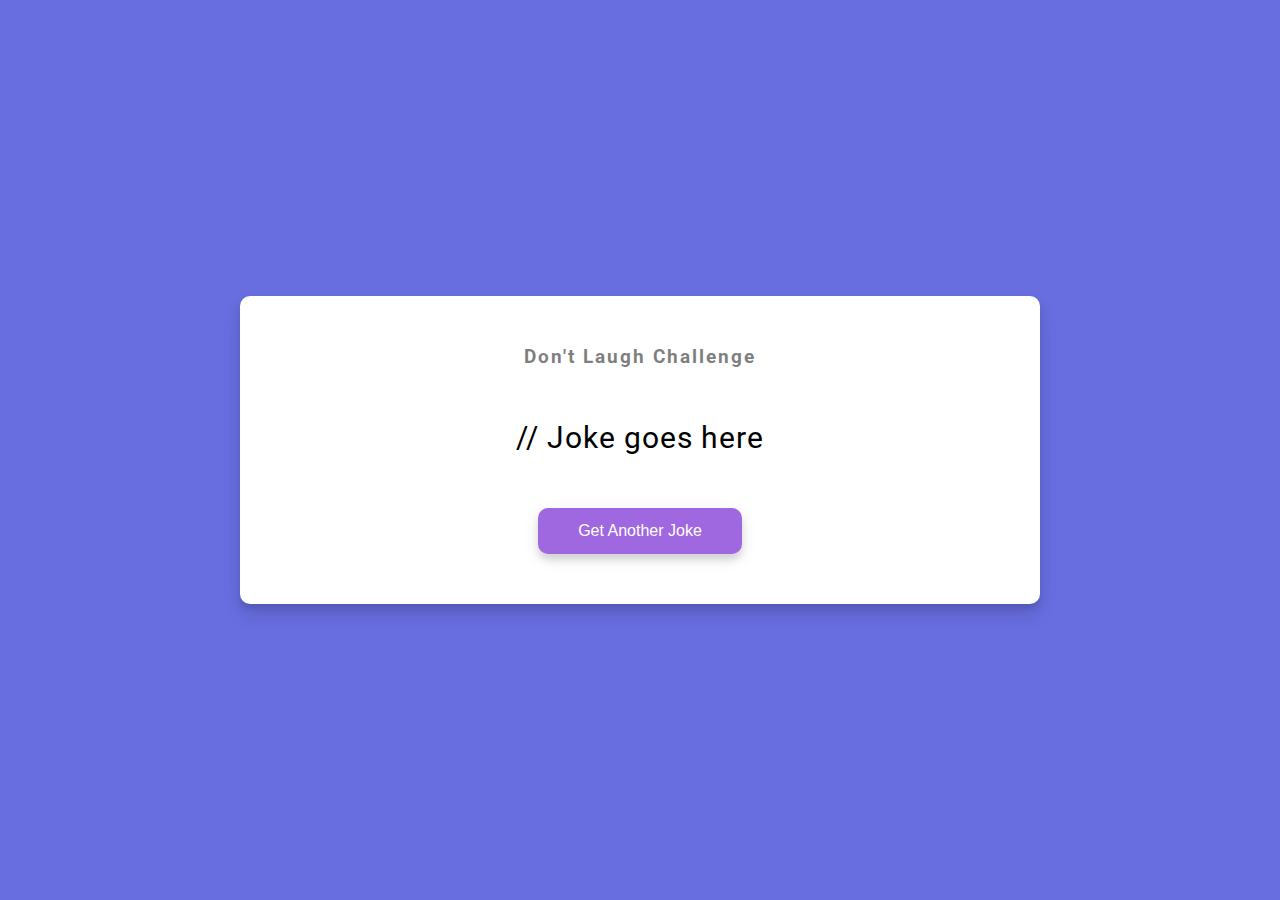
<file: Project10_Dad-Jokes/index.html>
<!DOCTYPE html>
<html lang="en">
  <head>
    <meta charset="UTF-8" />
    <meta name="viewport" content="width=device-width, initial-scale=1.0" />
    <link rel="stylesheet" href="style.css" />
    <title>Dad Jokes</title>
  </head>
  <body>
    <div class="container">
      <h3>Don't Laugh Challenge</h3>
      <div id="joke" class="joke">// Joke goes here</div>
      <button id="jokeBtn" class="btn">Get Another Joke</button>
    </div>
    <script src="script.js"></script>
  </body>
</html>
</file>
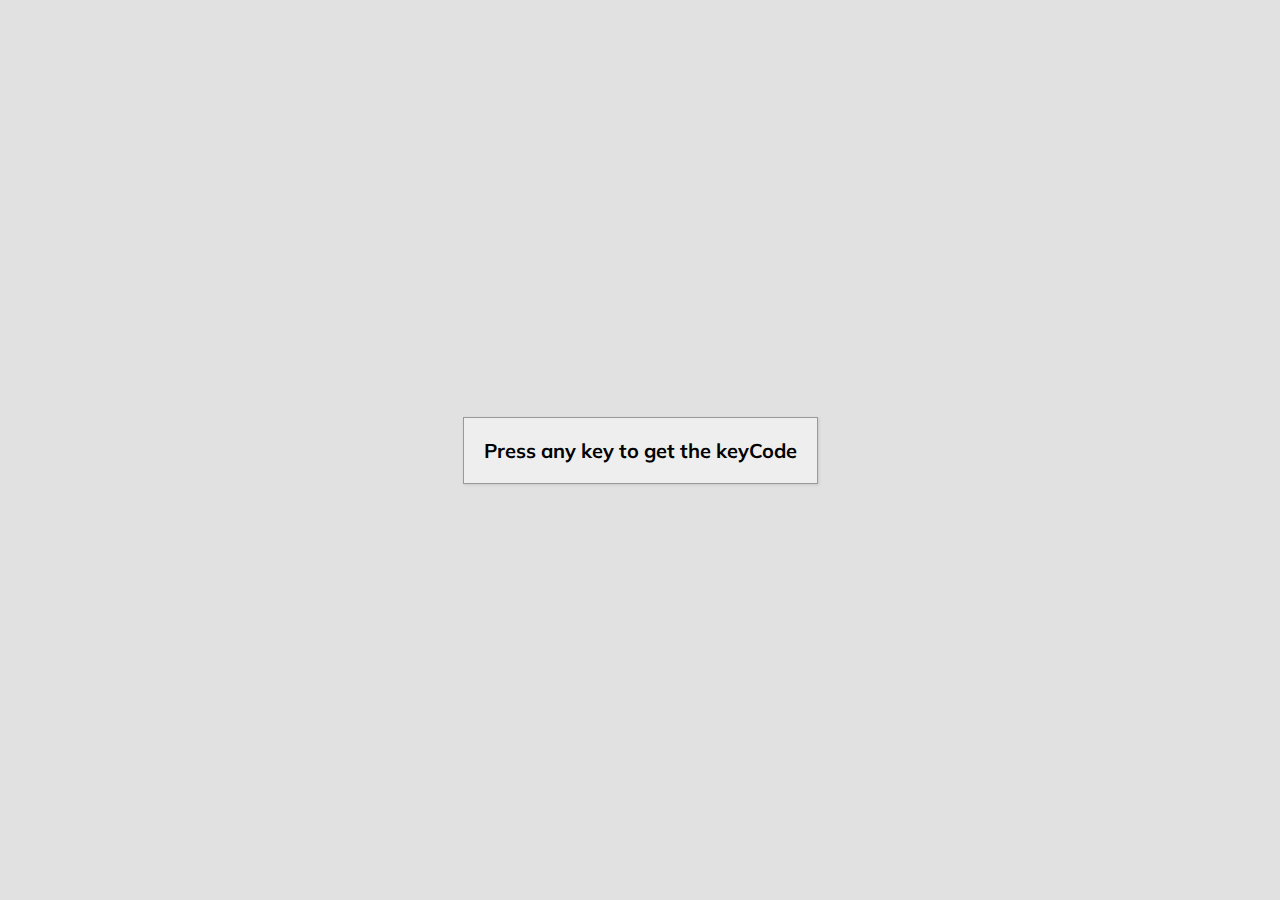
<file: Project11_KeyCodes/index.html>
<!DOCTYPE html>
<html lang="en">
<head>
    <meta charset="UTF-8">
    <meta name="viewport" content="width=device-width, initial-scale=1.0">
    <link rel="stylesheet" href="style.css">
    <title>Event KeyCodes</title>
</head>
<body>
    <div id="insert">
        <div class="key">
            Press any key to get the keyCode
        </div>
    </div>

    <script src="script.js"></script>
</body>
</html>
</file>
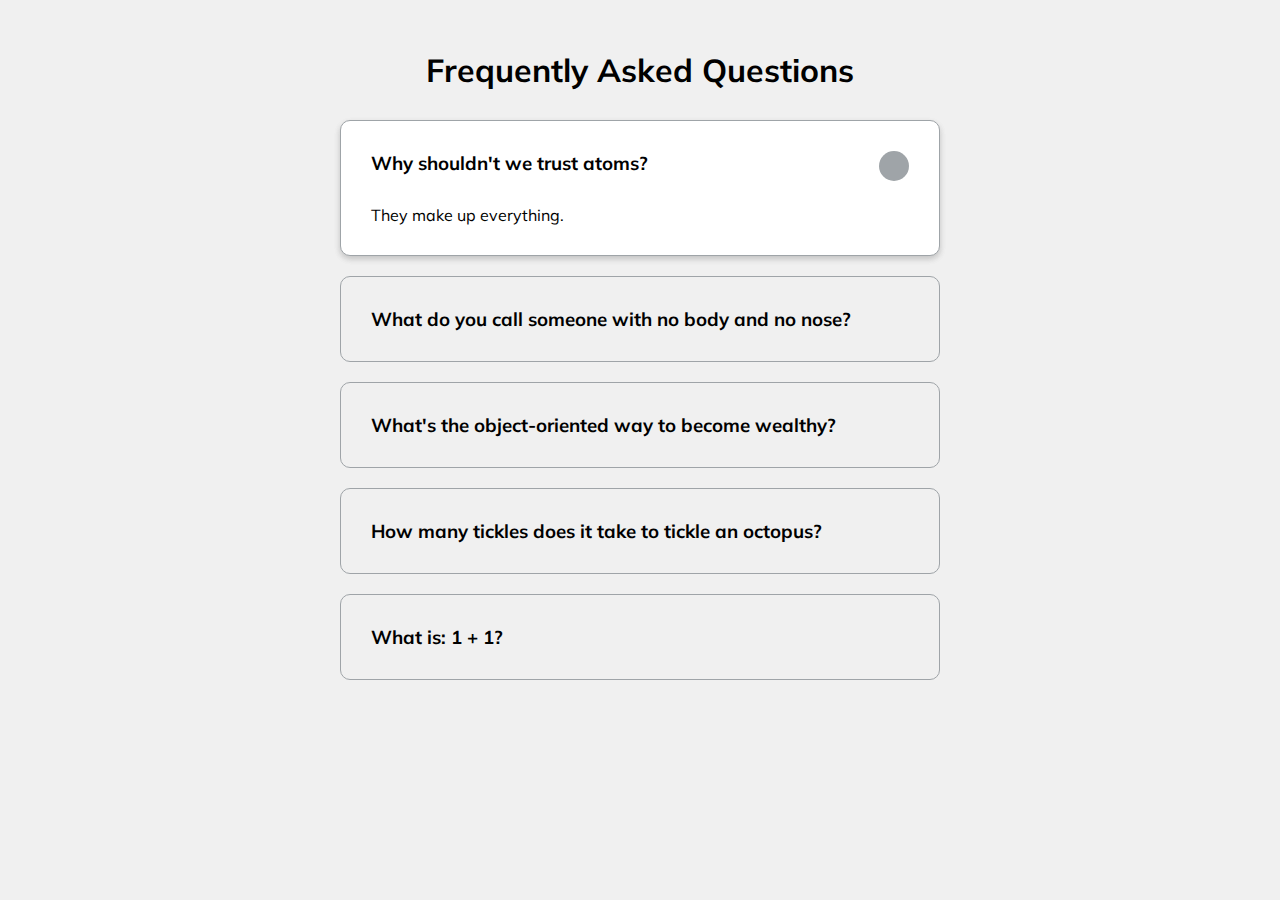
<file: Project12_FAQ-Collapse/index.html>
<!DOCTYPE html>
<html lang="en">
<head>
    <meta charset="UTF-8">
    <meta name="viewport" content="width=device-width, initial-scale=1.0">
    <link rel="stylesheet" href="https://cdnjs.cloudflare.com/ajax/libs/font-awesome/5.14.0/css/all.min.css" integrity="sha512-1PKOgIY59xJ8Co8+NE6FZ+LOAZKjy+KY8iq0G4B3CyeY6wYHN3yt9PW0XpSriVlkMXe40PTKnXrLnZ9+fkDaog==" crossorigin="anonymous" />
    <link rel="stylesheet" href="style.css">
    <title>FAQ</title>
</head>
<body>
    <h1>Frequently Asked Questions</h1>
    <div class="faq-container">
        <div class="faq active">
            <h3 class="faq-title">
                Why shouldn't we trust atoms?
            </h3>
            <p class="faq-text">
                They make up everything.
            </p>

            <button class="faq-toggle">
                <i class="fas fa-chevron-down"></i>
                <i class="fas fa-times"></i>
            </button>
        </div>

    <div class="faq">
        <h3 class="faq-title">
            What do you call someone with no body and no nose?
        </h3>
        <p class="faq-text">
            Nobody knows.
        </p>
        <button class="faq-toggle">
            <i class="fas fa-chevron-down"></i>
            <i class="fas fa-times"></i>
        </button>
    </div>
    
    <div class="faq">
        <h3 class="faq-title">
            What's the object-oriented way to become wealthy?
        </h3>
        <p class="faq-text">
            Inheritance.
        </p>
        <button class="faq-toggle">
            <i class="fas fa-chevron-down"></i>
            <i class="fas fa-times"></i>
        </button>
    </div>

    <div class="faq">
        <h3 class="faq-title">
            How many tickles does it take to tickle an octopus?
        </h3>
        <p class="faq-text">
            Ten-tickles!
        </p>
        <button class="faq-toggle">
            <i class="fas fa-chevron-down"></i>
            <i class="fas fa-times"></i>
        </button>
    </div>

    <div class="faq">
        <h3 class="faq-title">
            What is: 1 + 1?
        </h3>
        <p class="faq-text">
            Depends on who are you asking.
        </p>
        <button class="faq-toggle">
            <i class="fas fa-chevron-down"></i>
            <i class="fas fa-times"></i>
        </button>
    </div>

    <script src="script.js"></script>
</body>
</html>
</file>
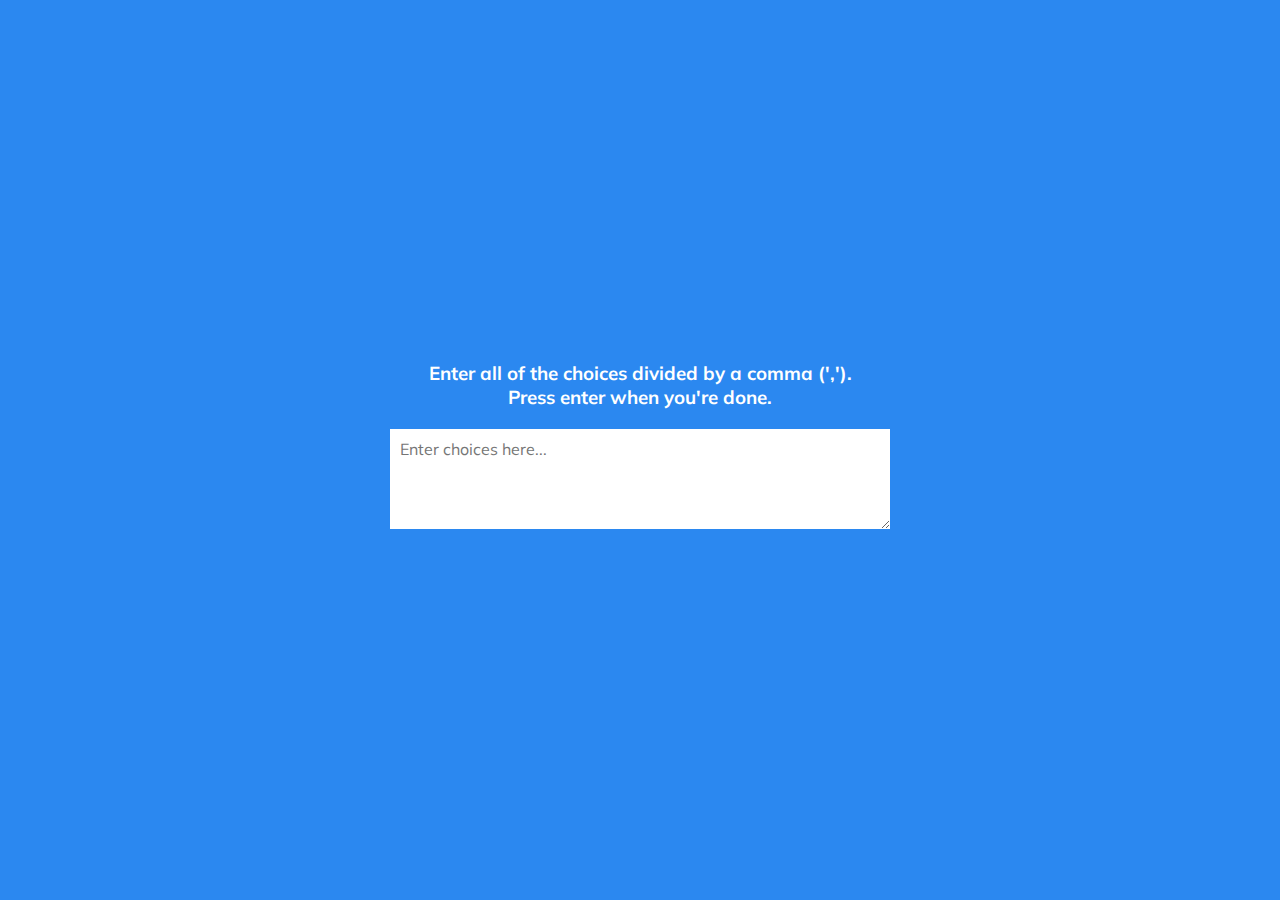
<file: Project13_Random-Choice-Picker/index.html>
<!DOCTYPE html>
<html lang="en">
<head>
    <meta charset="UTF-8">
    <meta name="viewport" content="width=device-width, initial-scale=1.0">
    <link rel="stylesheet" href="style.css">
    <title>Random Choice Picker</title>
</head>
<body>
    <div class="container">
        <h3>Enter all of the choices divided by a comma (',').
            <br>Press enter when you're done.</h3>
            <textarea id="textarea" placeholder="Enter choices here..."></textarea>
            
            <div id="tags"></div>
    </div>

    <script src="script.js"></script>
</body>
</html>
</file>
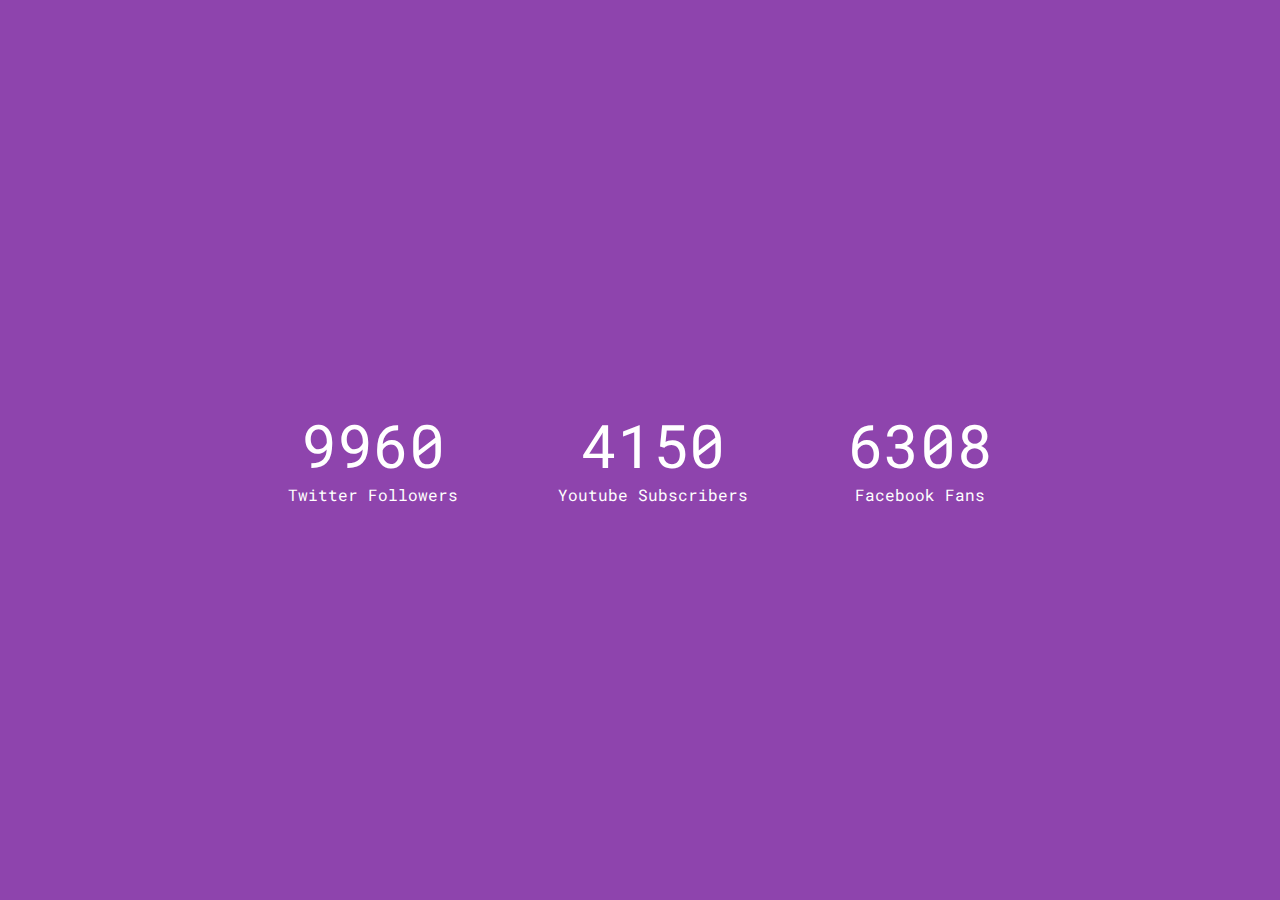
<file: Project15_Incrementing-Counter/index.html>
<!DOCTYPE html>
<html lang="en">
<head>
    <meta charset="UTF-8">
    <meta name="viewport" content="width=device-width, initial-scale=1.0">
    <link rel="stylesheet" href="https://cdnjs.cloudflare.com/ajax/libs/font-awesome/5.14.0/css/all.min.css" integrity="sha512-1PKOgIY59xJ8Co8+NE6FZ+LOAZKjy+KY8iq0G4B3CyeY6wYHN3yt9PW0XpSriVlkMXe40PTKnXrLnZ9+fkDaog==" crossorigin="anonymous" />
    <link rel="stylesheet" href="style.css">
    <title>Increment Counter</title>
</head>
<body>
    <div class="counter-container">
        <i class="fab fa-twitter fa-3x"></i>
        <div class="counter" data-target="12000"></div>
        <span>Twitter Followers</span>
    </div>

    <div class="counter-container">
        <i class="fab fa-youtube fa-3x"></i>
        <div class="counter" data-target="5000"></div>
        <span>Youtube Subscribers</span>
    </div>

    <div class="counter-container">
        <i class="fab fa-facebook fa-3x"></i>
        <div class="counter" data-target="7500"></div>
        <span>Facebook Fans</span>
    </div>
    <script src="script.js"></script>
</body>
</html>
</file>
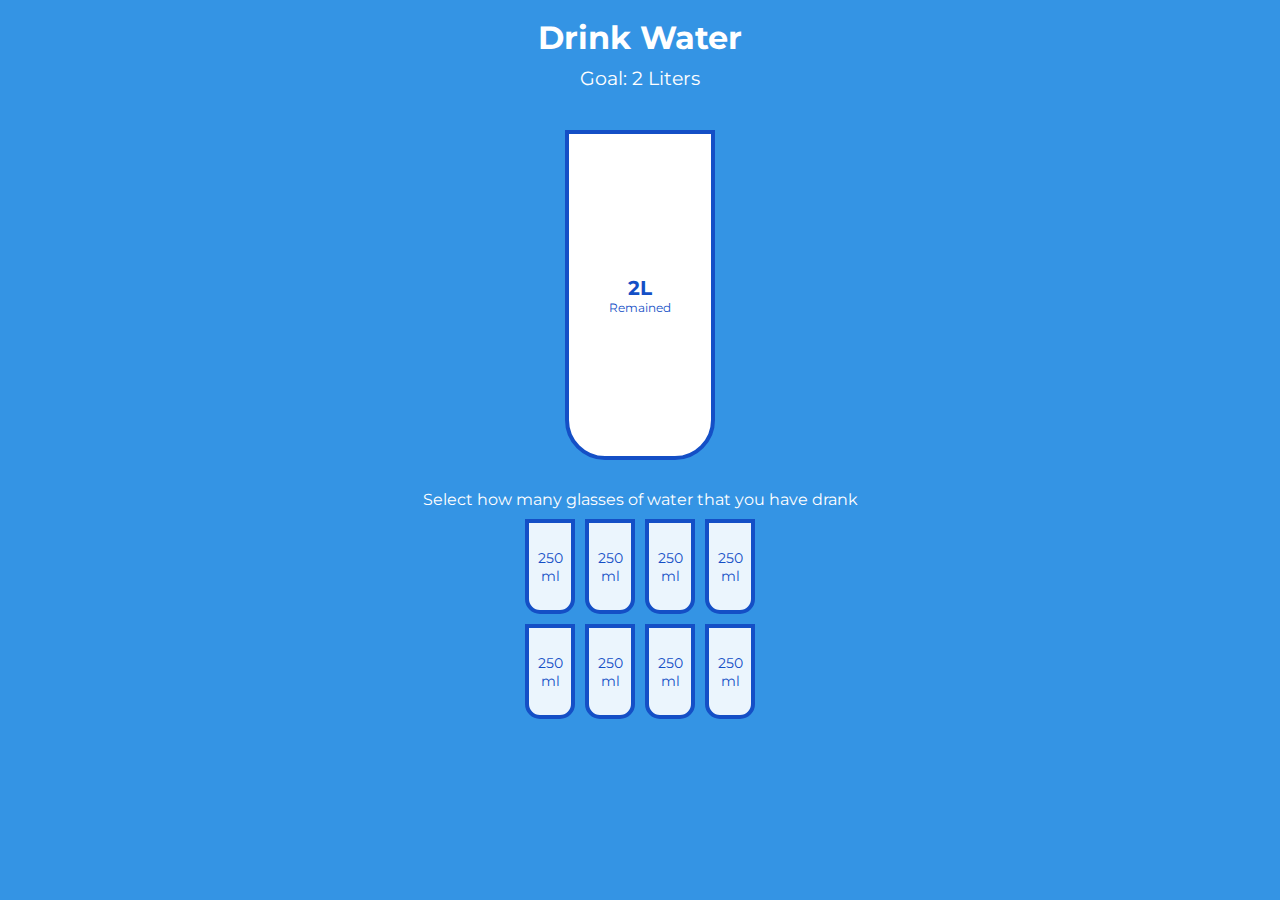
<file: Project16_Drink-Water/index.html>
<!DOCTYPE html>
<html lang="en">
<head>
    <meta charset="UTF-8">
    <meta name="viewport" content="width=device-width, initial-scale=1.0">
    <link rel="stylesheet" href="style.css">
    <title>Drink Water</title>
</head>
<body>
    <h1>Drink Water</h1>
    <h3>Goal: 2 Liters</h3>

    <div class="cup">
        <div class="remained" id="remained">
            <span id="liters"></span>
            <small>Remained</small>
        </div>

        <div class="percentage" id="percentage"></div>
    </div>

    <p class="text">Select how many glasses of water that you have drank</p>
    
    <div class="cups">
        <div class="cup cup-small">250 ml</div>
        <div class="cup cup-small">250 ml</div>
        <div class="cup cup-small">250 ml</div>
        <div class="cup cup-small">250 ml</div>
        <div class="cup cup-small">250 ml</div>
        <div class="cup cup-small">250 ml</div>
        <div class="cup cup-small">250 ml</div>
        <div class="cup cup-small">250 ml</div>
    </div>
    
    <script src="script.js"></script>
</body>
</html>
</file>
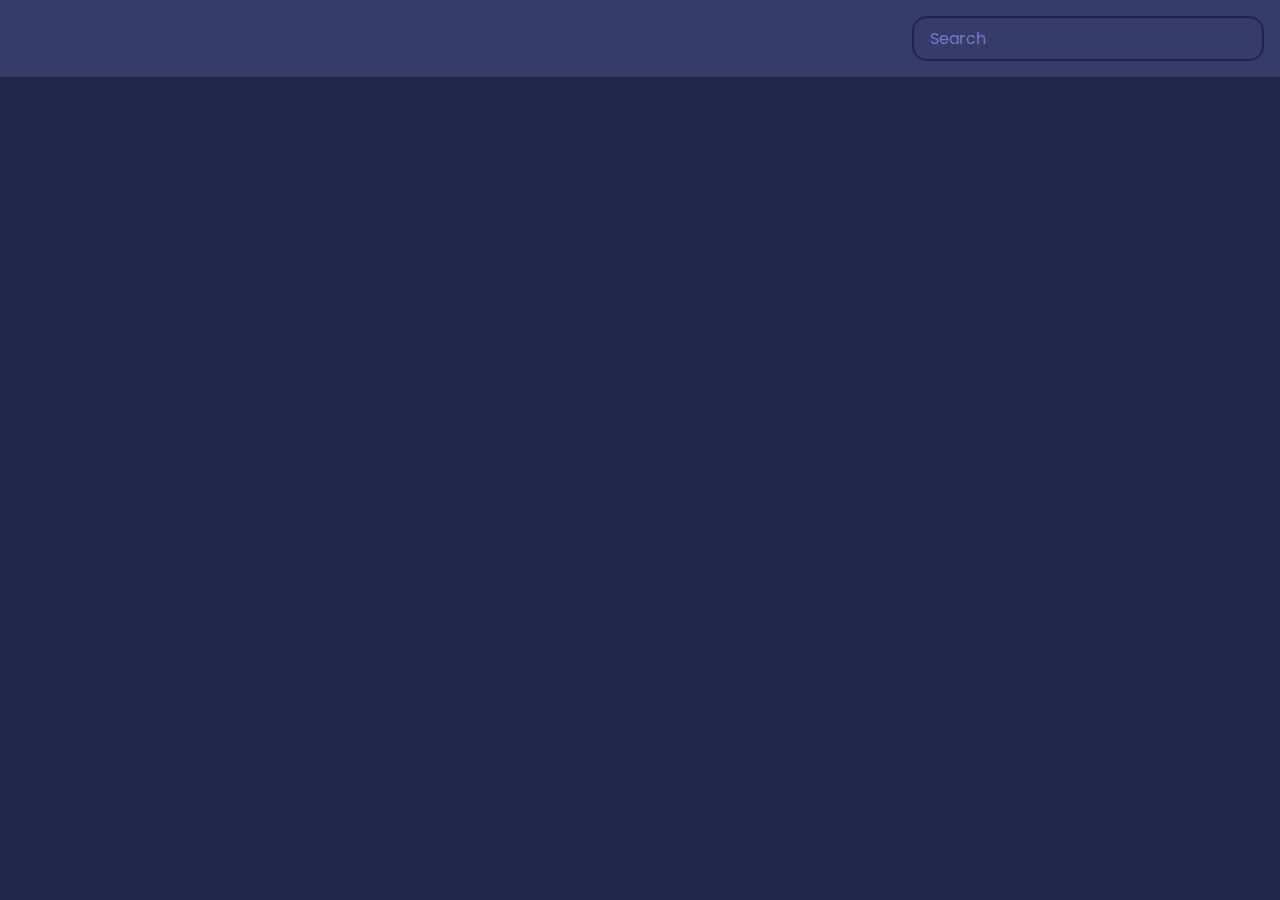
<file: Project17_Movie-App/index.html>
<!DOCTYPE html>
<html lang="en">
<head>
    <meta charset="UTF-8">
    <meta name="viewport" content="width=device-width, initial-scale=1.0">
    <link rel="stylesheet" href="style.css">
    <title>Movie App</title>
</head>
<body>
    <header>
        <form id="form">
            <input type="text" id="search" class="search" placeholder="Search">
        </form>
    </header>

    <main id="main"></main>

    <script src="script.js"></script>
</body>
</html>
</file>
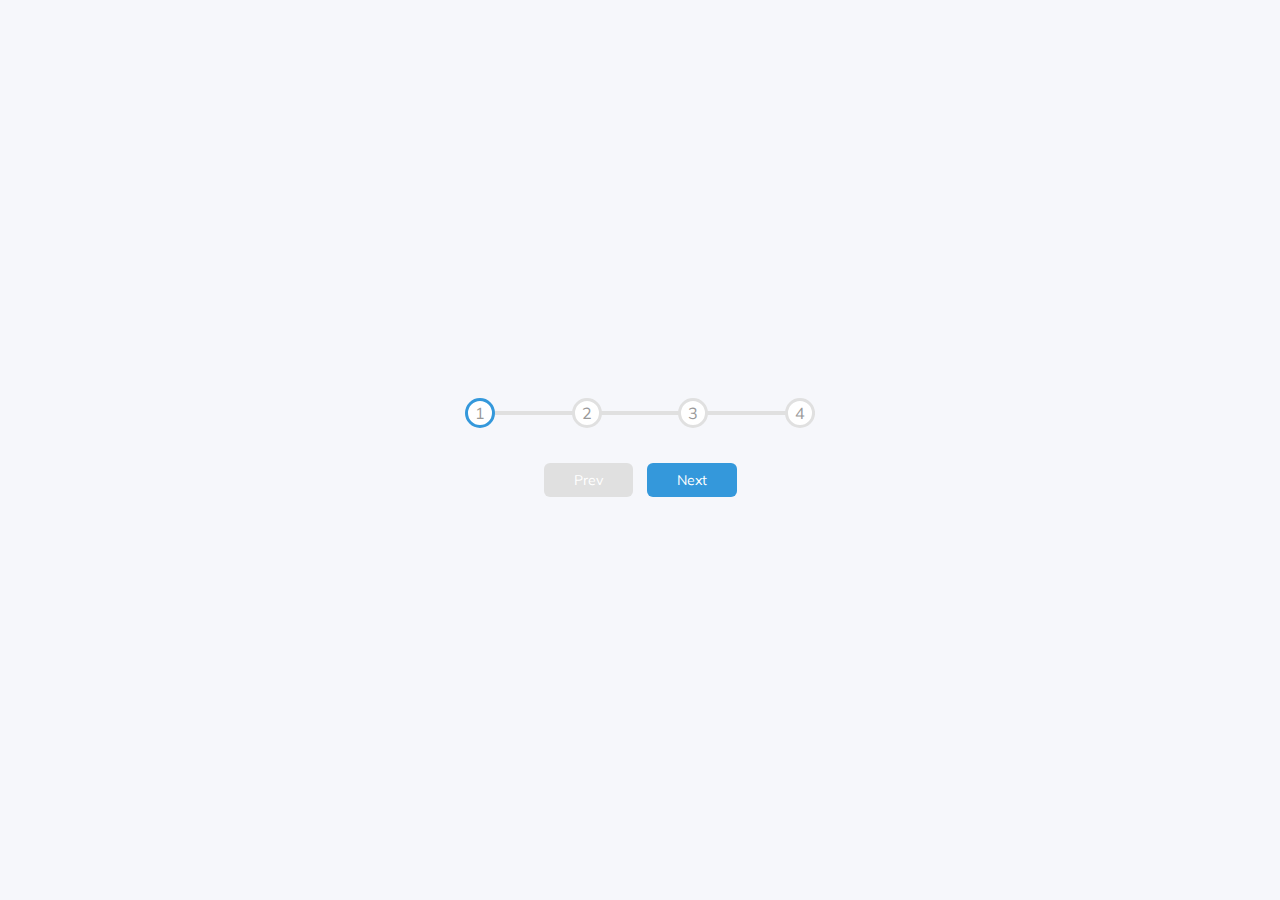
<file: Project2_Progress-Steps/index.html>
<!DOCTYPE html>
<html lang="en">
<head>
    <meta charset="UTF-8">
    <meta name="viewport" content="width=device-width, initial-scale=1.0">
    <link rel="stylesheet" href="style.css">
    <title>Progress Steps</title>
</head>
<body>
    <div class="container">
        <div class="progress-container">
            <div class="progress" id="progress"></div>
            <div class="circle active">1</div>
            <div class="circle">2</div>
            <div class="circle">3</div>
            <div class="circle">4</div>
        </div>
        <button class="btn" id="prev" disabled>Prev</button>
        <button class="btn" id="next">Next</button>
    </div>
    
    <script src="script.js"></script>
</body>
</html>
</file>
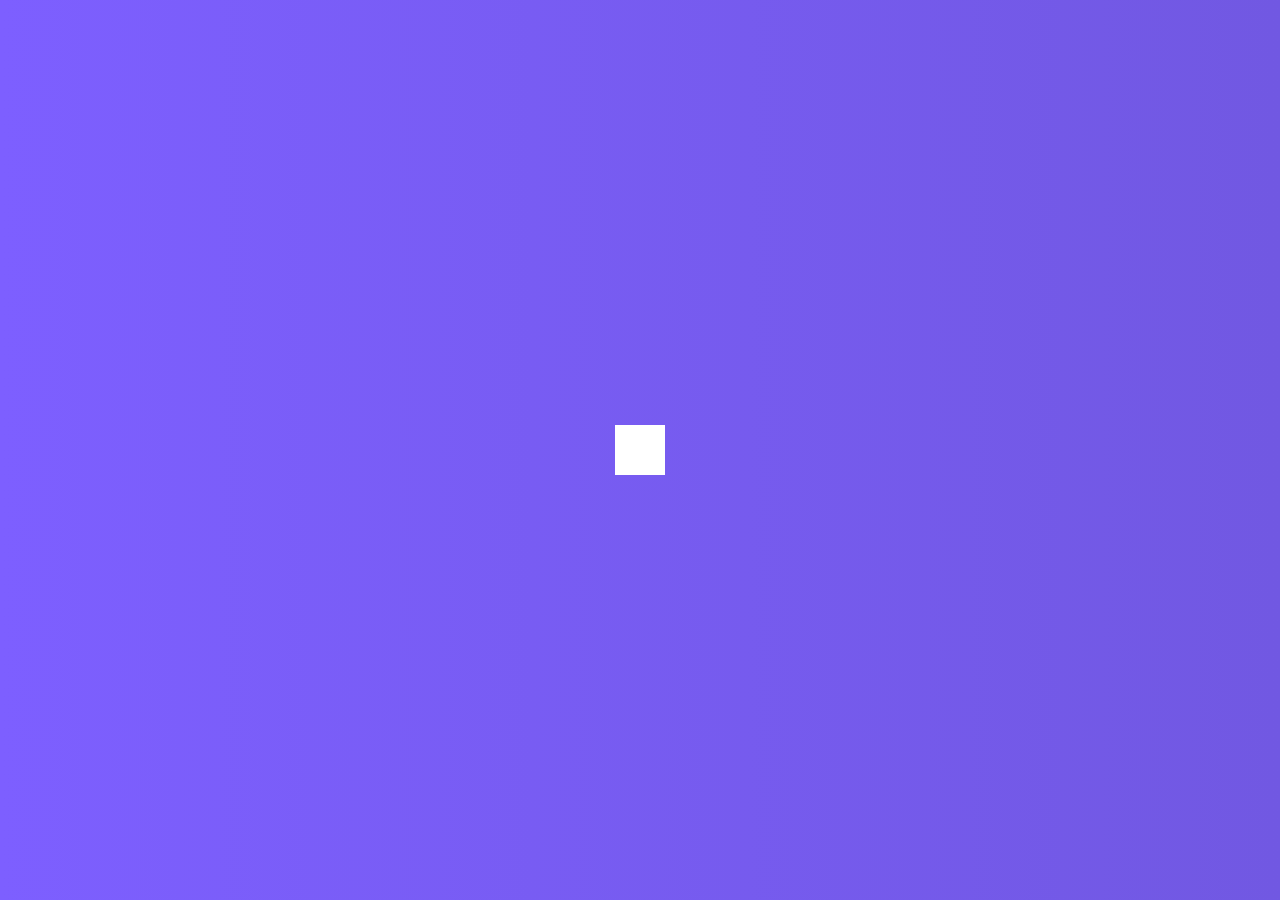
<file: Project4_Hidden-Search-Widget/index.html>
<!DOCTYPE html>
<html lang="en">
<head>
    <meta charset="UTF-8">
    <meta name="viewport" content="width=device-width, initial-scale=1.0">
    <link rel="stylesheet" href="https://cdnjs.cloudflare.com/ajax/libs/font-awesome/5.14.0/css/all.min.css" integrity="sha512-1PKOgIY59xJ8Co8+NE6FZ+LOAZKjy+KY8iq0G4B3CyeY6wYHN3yt9PW0XpSriVlkMXe40PTKnXrLnZ9+fkDaog==" crossorigin="anonymous" />
    <link rel="stylesheet" href="style.css">
    <title>Hidden Search</title>
</head>
<body>
    <div class="search">
        <input type="text" class="input" placeholder="Search...">
        <button class="btn">
            <i class="fas fa-search"></i>
        </button>
    </div>

<script src="script.js"></script>
</body>
</html>
</file>
<file: Project10_Dad-Jokes/style.css>
@import url('https://fonts.googleapis.com/css2?family=Roboto&display=swap');

* {
    box-sizing:  border-box;
}


body {
    background-color: #686de0;
    font-family: 'Roboto', 'sans-serif';
    margin: 0;
    display: flex;
    align-items: center;
    justify-content: center;
    height: 100vh;
    overflow: hidden;
    padding: 20px;
}

.container {
    background-color: white;
    border-radius: 10px;
    box-shadow: 0 10px 20px rgba(0,0,0,0.1), 0 6px 6px rgba(0,0,0,0.1);
    padding: 50px 20px;
    text-align: center;
    max-width: 100%;
    width: 800px;
}

h3 {
    margin: 0;
    opacity: 0.5;
    letter-spacing: 2px;
}

.joke {
    font-size: 30px;
    letter-spacing: 1px;
    line-height: 40px;
    margin: 50px auto;
    max-width: 600px;
}

.btn {
    background-color: #9f68e0;
    color: white;
    border: 0;
    border-radius: 10px;
    box-shadow: 0 5px 15px rgba(0,0,0,0.1), 0 6px 6px rgba(0,0,0,0.1);
    padding: 14px 40px;
    font-size: 16px;
    cursor: pointer;
}

.btn:active {
    transform: scale(0.98);
}

.btn:focus {
    outline: 0;
}
</file>
<file: Project11_KeyCodes/style.css>
@import url('https://fonts.googleapis.com/css2?family=Muli&display=swap');

* {
    box-sizing:  border-box;
}


body {
    background-color: #e1e1e1;
    font-family: 'Muli', 'sans-serif';
    margin: 0;
    display: flex;
    align-items: center;
    justify-content: center;
    text-align: center;
    height: 100vh;
    overflow: hidden;
}

.key {
    border: 1px solid #999;
    background-color: #eee;
    box-shadow: 1px 1px 3px rgba(0,0,0,0.1);
    display: inline-flex;
    align-items: center;
    font-size: 20px;
    font-weight: bold;
    padding: 20px;
    flex-direction: column;
    margin: 10px;
    min-width: 150px;
    position: relative;
}

.key small {
    position: absolute;
    top: -24px;
    left: 0;
    text-align: center;
    width: 100%;
    color: #555;
    font-size: 14px;
}
</file>
<file: Project12_FAQ-Collapse/style.css>
@import url('https://fonts.googleapis.com/css2?family=Muli&display=swap');

* {
    box-sizing:  border-box;
}


body {
    background-color: #f0f0f0;
    font-family: 'Muli', 'sans-serif';
}

h1 {
    margin: 50px 0 30px;
    text-align: center;
}

.faq-container {
    max-width: 600px;
    margin: 0 auto;
}

.faq {
    background-color: transparent;
    border: 1px solid #9fa4a8;
    border-radius: 10px;
    margin: 20px 0;
    padding: 30px;
    position: relative;
    overflow: hidden;
    transition: 0.3s ease;
}

.faq.active {
    background-color: #fff;
    box-shadow: 0 3px 6px rgba(0, 0, 0, 0.1), 0 3px 6px rgba(0, 0, 0, 0.1);
}

.faq.active::before,
.faq.active::after {
    content: '\f075';
    font-family: 'Font Awesome 5 Free';
    color: #2ecc71;
    font-size: 7rem;
    position: absolute;
    opacity: 0.2;
    top: 20px;
    left: 20px;
    z-index: 0;
}

.faq.active::before {
    color: #3498db;
    top: -10px;
    left: -30px;
    transform: rotateY(180deg);
}

.faq-title {
    margin: 0 35px 0 0;
}

.faq-text {
    display: none;
    margin: 30px 0 0;
}

.faq.active .faq-text {
    display: block;
}

.faq-toggle {
    background-color: transparent;
    border: 0;
    border-radius: 50%;
    cursor: pointer;
    display: flex;
    align-items: center;
    justify-content: center;
    font-size: 16px;
    padding: 0;
    position: absolute;
    top: 30px;
    right: 30px;
    height: 30px;
    width: 30px;
}

.faq-toggle:focus {
    outline: 0;
}

.faq-toggle .fa-times {
    display: none;
}

.faq.active .faq-toggle .fa-times {
    color: #fff;
    display: block;
}

.faq.active .faq-toggle .fa-chevron-down {
    display: none;
}

.faq.active .faq-toggle {
    background-color: #9fa4a8;
}
</file>
<file: Project13_Random-Choice-Picker/style.css>
@import url('https://fonts.googleapis.com/css2?family=Muli&display=swap');

* {
    box-sizing:  border-box;
}


body {
    background-color: #2b88f0;
    font-family: 'Muli', 'sans-serif';
    margin: 0;
    display: flex;
    flex-direction: column;
    align-items: center;
    justify-content: center;
    height: 100vh;
    overflow: hidden;
}

h3 {
    color: #fff;
    margin: 10px 0 20px;
    text-align: center;
}

.container {
    width: 500px;
}

textarea {
    border:none;
    display: block;
    width: 100%;
    height: 100px;
    font-family: inherit;
    padding: 10px;
    margin: 0 0 20px;
    font-size: 16px;
}

.tag {
    background-color: #f0932b;
    color: #fff;
    border-radius: 50px;
    padding: 10px 20px;
    margin: 0 5px 10px 0;
    font-size: 14px;
    display: inline-block;
}

.tag.highlight {
    background-color: #273c75;
}
</file>
<file: Project15_Incrementing-Counter/style.css>
@import url('https://fonts.googleapis.com/css2?family=Roboto+Mono&display=swap');

* {
    box-sizing:  border-box;
}


body {
    background-color: #8e44ad;
    color: #fff;
    font-family: 'Roboto Mono', 'sans-serif';
    margin: 0;
    display: flex;
    align-items: center;
    justify-content: center;
    height: 100vh;
    overflow: hidden;
}

.counter-container {
    display: flex;
    flex-direction: column;
    justify-content: center;
    margin: 30px 50px;
    text-align: center;
}

.counter {
    font-size: 60px;
    margin-top: 10px;
}

@media(max-width: 580px) {
    body {
        flex-direction: column;
    }
}
</file>
<file: Project16_Drink-Water/style.css>
@import url('https://fonts.googleapis.com/css?family=Montserrat:400,600&display=swap');

:root {
    --border-color: #144fc6;
    --fill-color: #6ab3f8;
}


* {
    box-sizing:  border-box;
}


body {
    background-color: #3494e4;
    color: #fff;
    font-family: 'Montserrat', 'sans-serif';
    margin-bottom: 40px;
    display: flex;
    flex-direction: column;
    align-items: center;
}

h1 {
    margin: 10px 0 0;
}

h3 {
    font-weight: 400;
    margin: 10px 0;
}

.cup {
    background-color: #fff;
    border: 4px solid var(--border-color);
    color: var(--border-color);
    border-radius: 0 0 40px 40px;
    height: 330px;
    width: 150px;
    margin: 30px 0;
    display: flex;
    flex-direction: column;
    overflow: hidden;
}

.cup.cup-small {
    width: 50px;
    height: 95px;
    border-radius: 0 0 15px 15px;
    background-color: rgba(255, 255, 255, 0.9);
    cursor: pointer;
    font-size: 14px;
    align-items: center;
    justify-content: center;
    text-align: center;
    margin: 5px;
    transition: 0.3s ease;
}

.cup.cup-small.full {
    background-color: var(--fill-color);
    color: #fff;
}

.cups {
    display: flex;
    flex-wrap: wrap;
    align-items: center;
    justify-content: center;
    width: 280px;
}

.remained {
    display: flex;
    flex-direction: column;
    align-items: center;
    justify-content: center;
    text-align: center;
    flex: 1;
    transition: 0.3s ease;
}

.remained span {
    font-size: 20px;
    font-weight: bold;
}

.remained small {
    font-size: 12px;
}

.percentage {
    background-color: var(--fill-color);
    font-size: 30px;
    display: flex;
    align-items: center;
    justify-content: center;
    font-weight: bold;
    height: 0;
    transition: 0.3s ease;
}

.text {
    text-align: center;
    margin: 0 0 5px;
}
</file>
<file: Project17_Movie-App/style.css>
@import url('https://fonts.googleapis.com/css2?family=Poppins:wght@200;400&display=swap');

:root {
    --primary-color: #22254b;
    --secondary-color: #373b69;
}
* {
    box-sizing:  border-box;
}


body {
    background-color: var(--primary-color);
    font-family: 'Poppins', 'sans-serif';
    margin: 0;
}

header {
    padding: 1rem;
    display: flex;
    justify-content: flex-end;
    background-color: var(--secondary-color);
}

.search {
    background-color: transparent;
    border: 2px solid var(--primary-color);
    border-radius: 15px;
    font-family: inherit;
    font-size: 1rem;
    padding: .5rem 1rem;
    color:#fff;
}

.search::placeholder {
    color: #7378c5;
}

.search:focus {
    outline: none;
    background-color: var(--primary-color);
}

main {
    display: flex;
    flex-wrap: wrap;
}

.movie {
    width: 300px;
    margin: 1rem;
    background-color: var(--secondary-color);
    box-shadow: 0 4px 5px rgba(0,0,0,0.2);
    position: relative;
    overflow: hidden;
    border-radius: 3px;
}

.movie img {
    width: 100%;
}

.movie-info {
    color: #eee;
    display: flex;
    align-items: center;
    justify-content: space-between;
    padding: 0.5rem 1rem 1rem;
    letter-spacing: 0.5px;
}

.movie-info h3 {
    margin-top: 0;
}

.movie-info span {
    background-color: var(--primary-color);
    padding: .25rem .5rem;
    border-radius: 3px;
    font-weight: bold;
}

.movie-info span.green {
    color: lightgreen;
}

.movie-info span.orange {
    color: orange;
}

.movie-info span.red {
    color: red;
}

.overview {
    background-color: #fff;
    padding: 2rem;
    position: absolute;
    left: 0;
    bottom: 0;
    right: 0;
    max-height: 100%;
    transform: translateY(101%);
    transition: transform 0.3s ease-in;
}

.movie:hover  .overview {
    transform: translateY(0)
}
</file>
<file: Project2_Progress-Steps/style.css>
@import url('https://fonts.googleapis.com/css2?family=Muli&display=swap');

* {
    box-sizing:  border-box;
}

:root {
    --line-border-fill: #3498db;
    --line-border-empty: #e0e0e0;
}

body {
    background-color: #f6f7fb;
    font-family: 'Muli', 'sans-serif';
    margin: 0;
    display: flex;
    align-items: center;
    justify-content: center;
    height: 100vh;
    overflow: hidden;
}

.container {
    text-align: center;
}

.progress-container {
    display: flex;
    justify-content: space-between;
    position: relative;
    margin-bottom:  30px;
    max-width: 100%;
    width: 350px;
}

.progress-container::before {
    content: '';
    background-color: var(--line-border-empty);
    position: absolute;
    top: 50%;
    left: 0;
    transform: translateY(-50%);
    height: 4px;
    width: 100%;
    z-index: -1;
}

.progress {
    background-color: var(--line-border-fill);
    position: absolute;
    top: 50%;
    left: 0;
    transform: translateY(-50%);
    height: 4px;
    width: 0%;
    z-index: -1;
    transition: .4s ease;
}

.circle {
    background-color: white;
    color: #999;
    border-radius: 50%;
    height: 30px;
    width: 30px;
    display: flex;
    align-items: center;
    justify-content: center;
    border: 3px solid var(--line-border-empty);
    transition: .4s ease;
}

.circle.active {
    border-color: var(--line-border-fill);
}

.btn {
    background-color: var(--line-border-fill);
    color: white;
    border: 0;
    border-radius: 6px;
    cursor: pointer;
    font-family: inherit;
    padding: 8px 30px;
    margin: 5px;
    font-size: 14px;
}

.btn:active {
    transform: scale(0.98);
}

.btn:focus {
    outline: 0;
}

.btn:disabled {
    background-color: var(--line-border-empty);
    cursor: not-allowed;
}
</file>
<file: Project4_Hidden-Search-Widget/style.css>
@import url('https://fonts.googleapis.com/css2?family=Muli&display=swap');

* {
    box-sizing:  border-box;
}

body {
    background-image: linear-gradient(90deg, #7d5fff, #7158e2);
    font-family: 'Muli', 'sans-serif';
    margin: 0;
    display: flex;
    align-items: center;
    justify-content: center;
    height: 100vh;
    overflow: hidden;
}

.search {
    position: relative;
    height: 50px;
}

.search .input {
    background-color: white;
    border: 0;
    font-size: 18px;
    padding: 15px;
    height: 50px;
    width: 50px;
    transition: width 0.3s ease;
}

.btn {
    background-color: white;
    border: 0;
    cursor: pointer;
    font-size: 25px;
    position: absolute;
    top: 0;
    left: 0;
    height: 50px;
    width: 50px;
    transition: transform 0.3s ease;
}

.btn:focus, .input:focus {
    outline: none;
}

.search.active .input {
    width: 200px;
}

.search.active .btn {
    transform: translateX(198px);
}
</file>
